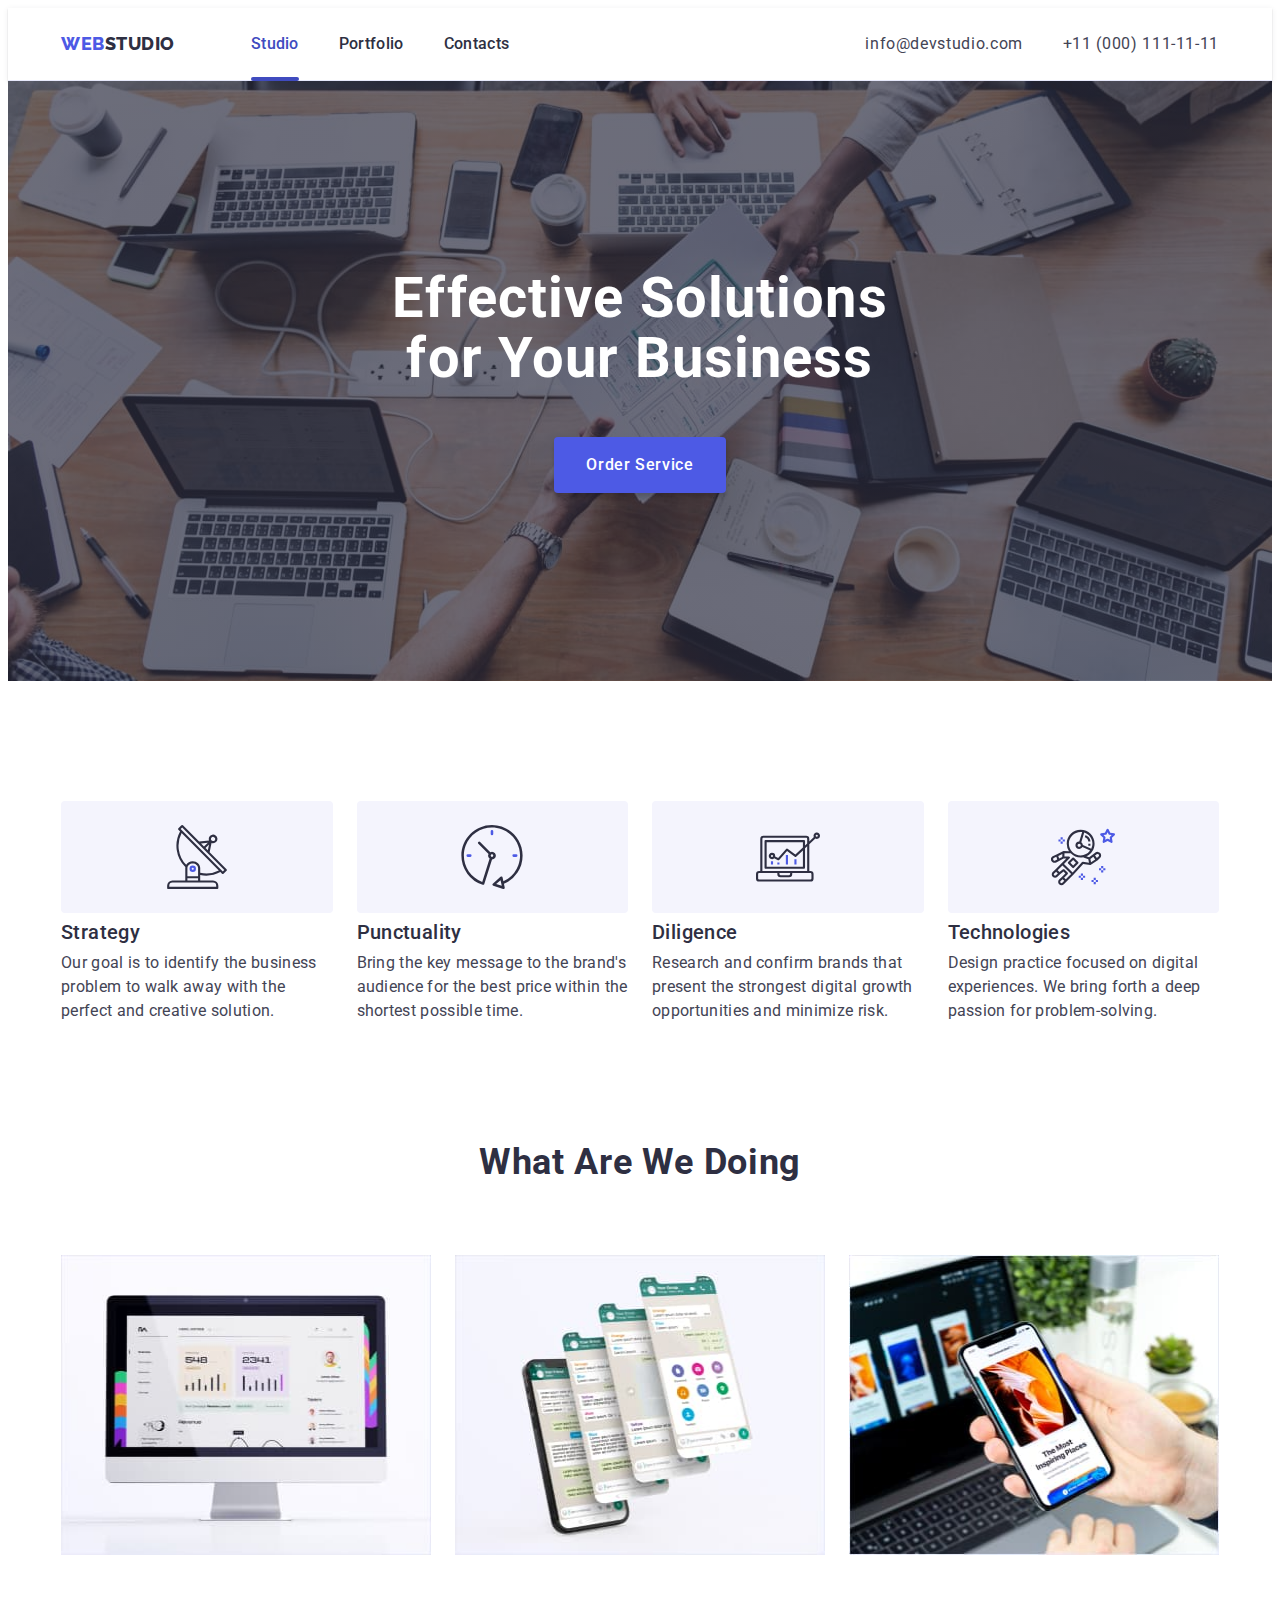
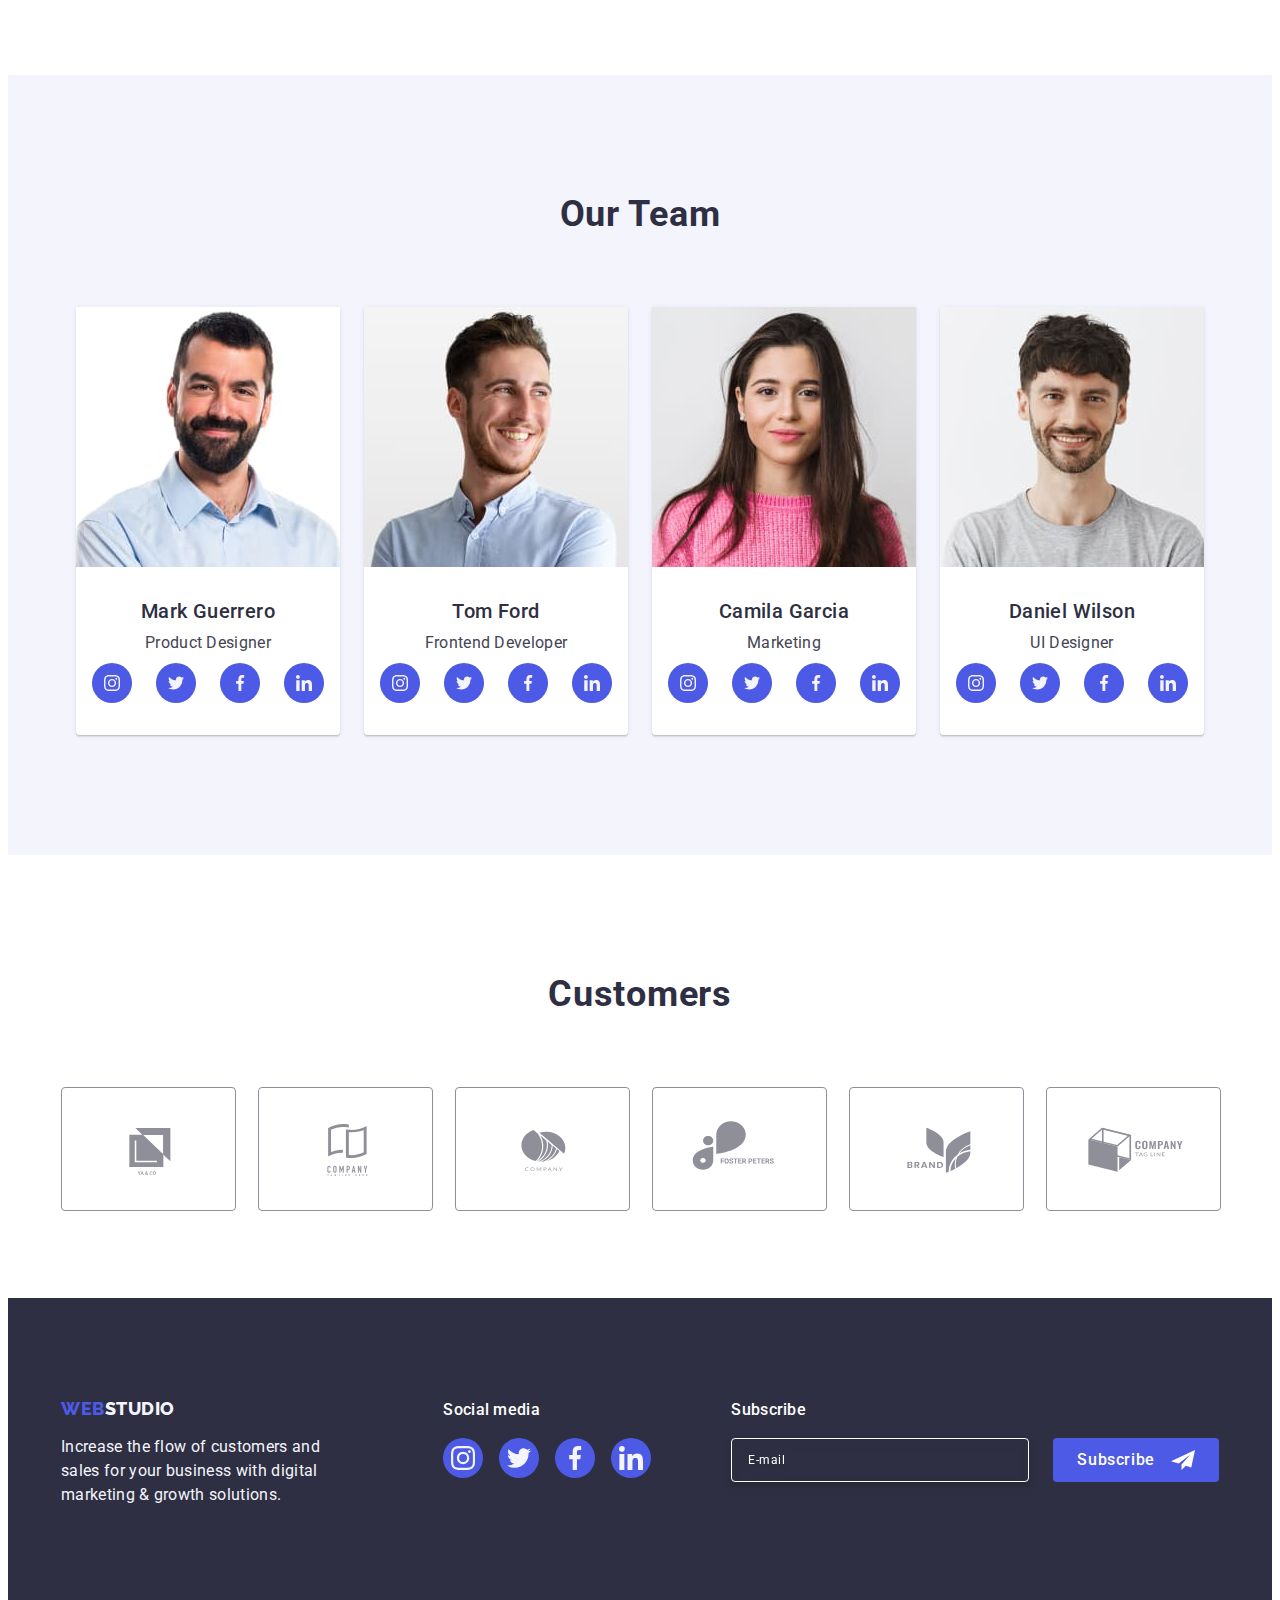
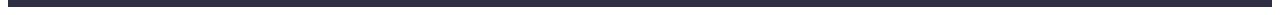
<file: index.html>
<!DOCTYPE html>
<html lang="en">
  <head>
    <meta charset="UTF-8" />
    <meta name="viewport" content="width=device-width, initial-scale=1.0" />
    <title>Web Studio</title>
    <link rel="preconnect" href="https://fonts.googleapis.com" />
    <link rel="preconnect" href="https://fonts.gstatic.com" crossorigin />
    <link
      href="https://fonts.googleapis.com/css2?family=Raleway:wght@800&family=Roboto:wght@400;500;700;900&display=swap"
      rel="stylesheet"
    />
    <link
      rel="stylesheet"
      href="https://cdnjs.cloudflare.com/ajax/libs/modern-normalize/2.0.0/modern-normalize.min.css"
      integrity="sha512-4xo8blKMVCiXpTaLzQSLSw3KFOVPWhm/TRtuPVc4WG6kUgjH6J03IBuG7JZPkcWMxJ5huwaBpOpnwYElP/m6wg=="
      crossorigin="anonymous"
      referrerpolicy="no-referrer"
    />
    <link rel="stylesheet" href="./css/styles.css" />
    <link rel="stylesheet" href="./css/media.css" />
  </head>

  <body>
    <header class="header">
      <div class="container header-container">
        <nav class="header-nav">
          <a class="header-logo link" href="./index.html"
            >Web<span class="header-logo-studio">Studio</span></a
          >
          <ul class="header-nav-list list">
            <li class="header-nav-item">
              <a class="header-nav-link link current" href="./index.html"
                >Studio</a
              >
            </li>
            <li class="header-nav-item">
              <a class="header-nav-link link" href="./portfolio.html"
                >Portfolio</a
              >
            </li>
            <li class="header-nav-item">
              <a class="header-nav-link link" href="">Contacts</a>
            </li>
          </ul>
        </nav>

        <address class="header-address">
          <ul class="header-address-list list">
            <li class="header-address-item">
              <a
                class="header-address-link link"
                href="mailto:info@devstudio.com"
                >info@devstudio.com</a
              >
            </li>
            <li class="header-address-item">
              <a class="header-address-link link" href="tel:+110001111111"
                >+11 (000) 111-11-11</a
              >
            </li>
          </ul>
        </address>

        <button class="menu-open-btn" type="button" data-menu-open>
          <svg class="menu-open-btn-icon" width="32" height="22">
            <use href="./images/icons.svg#icon-menu-hamburger"></use>
          </svg>
        </button>
      </div>

      <div class="mob-menu is-hidden" data-menu>
        <div class="container">
          <button class="mob-menu-close-btn" data-menu-close type="button">
              <svg class="mob-menu-close" width="8" height="8">
                <use href="./images/icons.svg#icon-close"></use>
              </svg>
          </button>
          <div>
            <nav>
            <ul class="mob-menu-nav-list list">
                <li class="mob-menu-nav-item">
                  <a class="mob-menu-nav-link active-menu link" href="./index.html"
                    >Studio</a
                  >
                </li>
                <li class="mob-menu-nav-item">
                  <a class="mob-menu-nav-link link" href="./portfolio.html"
                    >Portfolio</a
                  >
                </li>
                <li class="mob-menu-nav-item">
                  <a class="mob-menu-nav-link link" href="#">Contacts</a>
                </li>
              </ul>
            </nav>
          </div>
  
          <div>
            <address class="mob-menu-address">
              <ul class="mob-menu-address-list list">
                <li class="mob-menu-address-item">
                  <a class="mob-menu-address-tel link" href="tel:+110001111111"
                    >+11 (000) 111-11-11</a
                  >
                </li>
                <li class="mob-menu-address-item">
                  <a 
                    class="mob-menu-address-mail link"
                    href="mailto:info@devstudio.com"
                    >info@devstudio.com</a
                  >
                </li>
              </ul>
            </address>
    
            <div class="mob-menu-social">
                <ul class="mob-menu-social-list">
                  <li class="mob-menu-social-item list">
                    <a class="mob-menu-social-top" href="#">
                      <svg class="mob-menu-social-icon" width="24" height="24">
                        <use href="./images/icons.svg#icon-instagram-mob-menu"></use>
                      </svg>
                    </a>
                  </li>
    
                  <li class="mob-menu-social-item list">
                    <a class="mob-menu-social-top" href="#">
                      <svg class="mob-menu-social-icon" width="24" height="24">
                        <use href="./images/icons.svg#icon-twitter-mob-menu"></use>
                      </svg>
                    </a>
                  </li>
    
                  <li class="mob-menu-social-item list">
                    <a class="mob-menu-social-top" href="#">
                      <svg class="mob-menu-social-icon" width="24" height="24">
                        <use href="./images/icons.svg#icon-facebook-mob-menu"></use>
                      </svg>
                    </a>
                  </li>
    
                  <li class="mob-menu-social-item list">
                    <a class="mob-menu-social-top" href="#">
                      <svg class="mob-menu-social-icon" width="24" height="24">
                        <use href="./images/icons.svg#icon-linkedin-mob-menu"></use>
                      </svg>
                    </a>
                  </li>
                </ul>
            </div>
          </div>
        </div>
      </div>
    </header>

    <main>
      <section class="hero-section">
        <div class="container">
          <h1 class="hero-title">Effective Solutions for Your Business</h1>
          <button class="hero-btn" type="button" data-modal-open>
            Order Service
          </button>
        </div>
      </section>

      <section class="advantages">
        <div class="container">
          <h2 class="title visually-hidden">Advantages</h2>
          <ul class="advantages-list list">
            <li class="advantages-item">
              <div class="advantages-item-top">
                <svg class="advantages-item-icon" width="64" height="64">
                  <use href="./images/icons.svg#icon-antenna"></use>
                </svg>
              </div>
              <h3 class="advantages-title">Strategy</h3>
              <p class="advantages-text">
                Our goal is to identify the business problem to walk away with
                the perfect and creative solution.
              </p>
            </li>

            <li class="advantages-item">
              <div class="advantages-item-top">
                <svg class="advantages-item-icon" width="64" height="64">
                  <use href="./images/icons.svg#icon-clock"></use>
                </svg>
              </div>
              <h3 class="advantages-title">Punctuality</h3>
              <p class="advantages-text">
                Bring the key message to the brand's audience for the best price
                within the shortest possible time.
              </p>
            </li>

            <li class="advantages-item">
              <div class="advantages-item-top">
                <svg class="advantages-item-icon" width="64" height="64">
                  <use href="./images/icons.svg#icon-diagram"></use>
                </svg>
              </div>
              <h3 class="advantages-title">Diligence</h3>
              <p class="advantages-text">
                Research and confirm brands that present the strongest digital
                growth opportunities and minimize risk.
              </p>
            </li>

            <li class="advantages-item">
              <div class="advantages-item-top">
                <svg class="advantages-item-icon" width="64" height="64">
                  <use href="./images/icons.svg#icon-astronaut"></use>
                </svg>
              </div>
              <h3 class="advantages-title">Technologies</h3>
              <p class="advantages-text">
                Design practice focused on digital experiences. We bring forth a
                deep passion for problem-solving.
              </p>
            </li>
          </ul>
        </div>
      </section>

      <section class="doing">
        <div class="container">
          <h2 class="doing-title title">What are we doing</h2>
          <ul class="doing-list list">
            <li class="doing-item">
              <img
                srcset="
                  ./images/wawdoing/img-1.jpg    1x,
                  ./images/wawdoing/img-1-2x.jpg 2x
                "
                src="./images/wawdoing/img-1.jpg"
                alt="Monitor"
                width="360"
                height="300"
              />
            </li>

            <li class="doing-item">
              <img
                srcset="
                  ./images/wawdoing/img-2.jpg    1x,
                  ./images/wawdoing/img-2-2x.jpg 2x
                "
                src="./images/wawdoing/img-2.jpg"
                alt="Display telephone"
                width="360"
                height="300"
              />
            </li>

            <li class="doing-item">
              <img
                srcset="
                  ./images/wawdoing/img-3.jpg    1x,
                  ./images/wawdoing/img-3-2x.jpg 2x
                "
                src="./images/wawdoing/img-3.jpg"
                alt="The phone is broken"
                width="360"
                height="300"
              />
            </li>
          </ul>
        </div>
      </section>

      <section class="our-team">
        <div class="container">
          <h2 class="our-team-title title">Our Team</h2>
          <ul class="our-team-list list">
            <li class="our-team-item">
              <img
                srcset="
                  ./images/people/people-1.jpg    1x,
                  ./images/people/people-1-2x.jpg 2x
                "
                src="./images/people/people-1.jpg"
                alt="photo by Mark"
                width="264"
                height="260"
              />
              <div class="our-team-list-info">
                <h3 class="our-team-list-title">Mark Guerrero</h3>
                <p class="our-team-list-text">Product Designer</p>
                <ul class="our-team-list-position">
                  <li class="our-team-list-top list">
                    <a class="our-team-list-link" href="#">
                      <svg class="our-team-list-icon" width="16" height="16">
                        <use href="./images/icons.svg#icon-instagram"></use>
                      </svg>
                    </a>
                  </li>
                  <li class="our-team-list-top list">
                    <a class="our-team-list-link" href="#">
                      <svg class="our-team-list-icon" width="16" height="16">
                        <use href="./images/icons.svg#icon-twitter"></use>
                      </svg>
                    </a>
                  </li>
                  <li class="our-team-list-top list">
                    <a class="our-team-list-link" href="#">
                      <svg class="our-team-list-icon" width="16" height="16">
                        <use href="./images/icons.svg#icon-facebook"></use>
                      </svg>
                    </a>
                  </li>
                  <li class="our-team-list-top list">
                    <a class="our-team-list-link" href="#">
                      <svg class="our-team-list-icon" width="16" height="16">
                        <use href="./images/icons.svg#icon-linkedin"></use>
                      </svg>
                    </a>
                  </li>
                </ul>
              </div>
            </li>

            <li class="our-team-item">
              <img
                srcset="
                  ./images/people/people-2.jpg    1x,
                  ./images/people/people-2-2x.jpg 2x
                "
                src="./images/people/people-2.jpg"
                alt="photo by Tom"
                width="264"
                height="260"
              />
              <div class="our-team-list-info">
                <h3 class="our-team-list-title">Tom Ford</h3>
                <p class="our-team-list-text">Frontend Developer</p>
                <ul class="our-team-list-position">
                  <li class="our-team-list-top list">
                    <a class="our-team-list-link" href="#">
                      <svg class="our-team-list-icon" width="16" height="16">
                        <use href="./images/icons.svg#icon-instagram"></use>
                      </svg>
                    </a>
                  </li>
                  <li class="our-team-list-top list">
                    <a class="our-team-list-link" href="#">
                      <svg class="our-team-list-icon" width="16" height="16">
                        <use href="./images/icons.svg#icon-twitter"></use>
                      </svg>
                    </a>
                  </li>
                  <li class="our-team-list-top list">
                    <a class="our-team-list-link" href="#">
                      <svg class="our-team-list-icon" width="16" height="16">
                        <use href="./images/icons.svg#icon-facebook"></use>
                      </svg>
                    </a>
                  </li>
                  <li class="our-team-list-top list">
                    <a class="our-team-list-link" href="#">
                      <svg class="our-team-list-icon" width="16" height="16">
                        <use href="./images/icons.svg#icon-linkedin"></use>
                      </svg>
                    </a>
                  </li>
                </ul>
              </div>
            </li>

            <li class="our-team-item">
              <img
                srcset="
                  ./images/people/people-3.jpg    1x,
                  ./images/people/people-3-2x.jpg 2x
                "
                src="./images/people/people-3.jpg"
                alt="photo by Camila"
                width="264"
                height="260"
              />
              <div class="our-team-list-info">
                <h3 class="our-team-list-title">Camila Garcia</h3>
                <p class="our-team-list-text">Marketing</p>
                <ul class="our-team-list-position">
                  <li class="our-team-list-top list">
                    <a class="our-team-list-link" href="#">
                      <svg class="our-team-list-icon" width="16" height="16">
                        <use href="./images/icons.svg#icon-instagram"></use>
                      </svg>
                    </a>
                  </li>
                  <li class="our-team-list-top list">
                    <a class="our-team-list-link" href="#">
                      <svg class="our-team-list-icon" width="16" height="16">
                        <use href="./images/icons.svg#icon-twitter"></use>
                      </svg>
                    </a>
                  </li>
                  <li class="our-team-list-top list">
                    <a class="our-team-list-link" href="#">
                      <svg class="our-team-list-icon" width="16" height="16">
                        <use href="./images/icons.svg#icon-facebook"></use>
                      </svg>
                    </a>
                  </li>
                  <li class="our-team-list-top list">
                    <a class="our-team-list-link" href="#">
                      <svg class="our-team-list-icon" width="16" height="16">
                        <use href="./images/icons.svg#icon-linkedin"></use>
                      </svg>
                    </a>
                  </li>
                </ul>
              </div>
            </li>

            <li class="our-team-item">
              <img
                srcset="
                  ./images/people/people-4.jpg    1x,
                  ./images/people/people-4-2x.jpg 2x
                "
                src="./images/people/people-4.jpg"
                alt="photo by Daniel"
                width="264"
                height="260"
              />
              <div class="our-team-list-info">
                <h3 class="our-team-list-title">Daniel Wilson</h3>
                <p class="our-team-list-text">UI Designer</p>
                <ul class="our-team-list-position">
                  <li class="our-team-list-top list">
                    <a class="our-team-list-link" href="#">
                      <svg class="our-team-list-icon" width="16" height="16">
                        <use href="./images/icons.svg#icon-instagram"></use>
                      </svg>
                    </a>
                  </li>
                  <li class="our-team-list-top list">
                    <a class="our-team-list-link" href="#">
                      <svg class="our-team-list-icon" width="16" height="16">
                        <use href="./images/icons.svg#icon-twitter"></use>
                      </svg>
                    </a>
                  </li>
                  <li class="our-team-list-top list">
                    <a class="our-team-list-link" href="#">
                      <svg class="our-team-list-icon" width="16" height="16">
                        <use href="./images/icons.svg#icon-facebook"></use>
                      </svg>
                    </a>
                  </li>
                  <li class="our-team-list-top list">
                    <a class="our-team-list-link" href="#">
                      <svg class="our-team-list-icon" width="16" height="16">
                        <use href="./images/icons.svg#icon-linkedin"></use>
                      </svg>
                    </a>
                  </li>
                </ul>
              </div>
            </li>
          </ul>
        </div>
      </section>

      <section class="customers">
        <div class="container customers-container">
          <h2 class="customers-title">Customers</h2>
          <ul class="customers-list list">
            <li class="customers-list-item">
              <a class="customers-list-link" href="#">
                <svg class="customers-list-info" width="104" height="56">
                  <use href="./images/icons.svg#icon-client-1"></use>
                </svg>
              </a>
            </li>

            <li class="customers-list-item">
              <a class="customers-list-link" href="#">
                <svg class="customers-list-info" width="104" height="56">
                  <use href="./images/icons.svg#icon-client-2"></use>
                </svg>
              </a>
            </li>

            <li class="customers-list-item">
              <a class="customers-list-link" href="#">
                <svg class="customers-list-info" width="104" height="56">
                  <use href="./images/icons.svg#icon-client-3"></use>
                </svg>
              </a>
            </li>

            <li class="customers-list-item">
              <a class="customers-list-link" href="#">
                <svg class="customers-list-info" width="104" height="56">
                  <use href="./images/icons.svg#icon-client-4"></use>
                </svg>
              </a>
            </li>

            <li class="customers-list-item">
              <a class="customers-list-link" href="#">
                <svg class="customers-list-info" width="104" height="56">
                  <use href="./images/icons.svg#icon-client-5"></use>
                </svg>
              </a>
            </li>

            <li class="customers-list-item">
              <a class="customers-list-link" href="#">
                <svg class="customers-list-info" width="104" height="56">
                  <use href="./images/icons.svg#icon-client-6"></use>
                </svg>
              </a>
            </li>
          </ul>
        </div>
      </section>
    </main>

    <footer class="footer">
      <div class="container footer-container">
          <div class="footer-logo-top">
            <a class="footer-logo link" href="./index.html"
              >Web<span class="footer-logo-studio">Studio</span></a
            >
            <p class="footer-text">
              Increase the flow of customers and sales for your business with
              digital marketing & growth solutions.
            </p>
          </div>

          <div class="footer-social">
            <p class="footer-social-title">Social media</p>
            <ul class="footer-social-list">
              <li class="footer-social-item list">
                <a class="footer-social-top" href="#">
                  <svg class="footer-social-icon" width="24" height="24">
                    <use href="./images/icons.svg#icon-instagram-footer"></use>
                  </svg>
                </a>
              </li>

              <li class="footer-social-item list">
                <a class="footer-social-top" href="#">
                  <svg class="footer-social-icon" width="24" height="24">
                    <use href="./images/icons.svg#icon-twitter-footer"></use>
                  </svg>
                </a>
              </li>

              <li class="footer-social-item list">
                <a class="footer-social-top" href="#">
                  <svg class="footer-social-icon" width="24" height="24">
                    <use href="./images/icons.svg#icon-facebook-footer"></use>
                  </svg>
                </a>
              </li>

              <li class="footer-social-item list">
                <a class="footer-social-top" href="#">
                  <svg class="footer-social-icon" width="24" height="24">
                    <use href="./images/icons.svg#icon-linkedin-footer"></use>
                  </svg>
                </a>
              </li>
            </ul>
          </div>

        <div class="footer-subscribe">
          <p class="footer-subscribe-title">Subscribe</p>
          <form class="footer-subscribe-form">
            <label class="footer-subscribe-label" 
            for="email">
            <input
              class="footer-subscribe-input"
              name="footer-email"
              type="email"
              id="email"
              required
              placeholder="E-mail"
            /></label>
            <button class="footer-subscribe-btn" type="submit">
              Subscribe
              <svg class="footer-subscribe-icon" width="24" height="24">
                <use href="./images/icons.svg#icon-footer-send"></use>
              </svg>
            </button>
          </form>
        </div>
      </div>
    </footer>

    <div class="backdrop is-hidden" data-modal>
      <div class="modal">
        <button class="modal-close-btn" data-modal-close type="button">
          <svg class="modal-close" width="8" height="8">
            <use href="./images/icons.svg#icon-close"></use>
          </svg>
        </button>
        <p class="modal-title">Leave your contacts and we will call you back</p>
        <form class="modal-form">
          <div class="modal-field">
            <label class="modal-label" for="user-name">Name</label>
            <div class="modal-input-wrap">
              <input
                class="modal-input"
                type="text"
                name="user-name"
                required
                id="user-name"
              />
              <svg class="modal-icon" width="18" height="24">
                <use href="./images/icons.svg#icon-modal-person"></use>
              </svg>
            </div>
          </div>
          <div class="modal-field">
            <label class="modal-label" for="user-phone">Phone</label>
            <div class="modal-input-wrap">
              <input
                class="modal-input"
                type="tel"
                name="user-phone"
                required
                minlength="10"
                maxlength="13"
                id="user-phone"
              />
              <svg class="modal-icon" width="18" height="24">
                <use href="./images/icons.svg#icon-modal-phone"></use>
              </svg>
            </div>
          </div>
          <div class="modal-field">
            <label class="modal-label" for="user-email">Email</label>
            <div class="modal-input-wrap">
              <input
                class="modal-input"
                type="email"
                name="user-email"
                required
                id="user-email"
              />
              <svg class="modal-icon" width="18" height="24">
                <use href="./images/icons.svg#icon-modal-email"></use>
              </svg>
            </div>
          </div>
          <div class="modal-field-comment">
            <label class="modal-label" for="user-comment">Comment</label>
            <textarea
              class="modal-text-comment"
              name="user-comment"
              id="user-comment"
              placeholder="Text input"
            ></textarea>
          </div>

          <div class="modal-field-checkbox">
            <input
              class="modal-checkbox-input visually-hidden"
              type="checkbox"
              id="user-privacy"
              name="user-privacy"
              value="true"
            />
            <label class="modal-checkbox-text" for="user-privacy">
              <span class="modal-checkbox">
                <svg class="modal-check-icon" width="10" height="8">
                  <use href="./images/icons.svg#icon-check"></use>
                </svg>
              </span>
              I accept the terms and conditions of the
              <a class="modal-checkbox-link" href="">Privacy Policy</a>
            </label>
          </div>

          <button class="modal-btn" type="submit">Send</button>
        </form>
      </div>
    </div>
    <script src="./js/modal.js"></script>
    <script src="./js/menu.js"></script>
  </body>
</html>
</file>
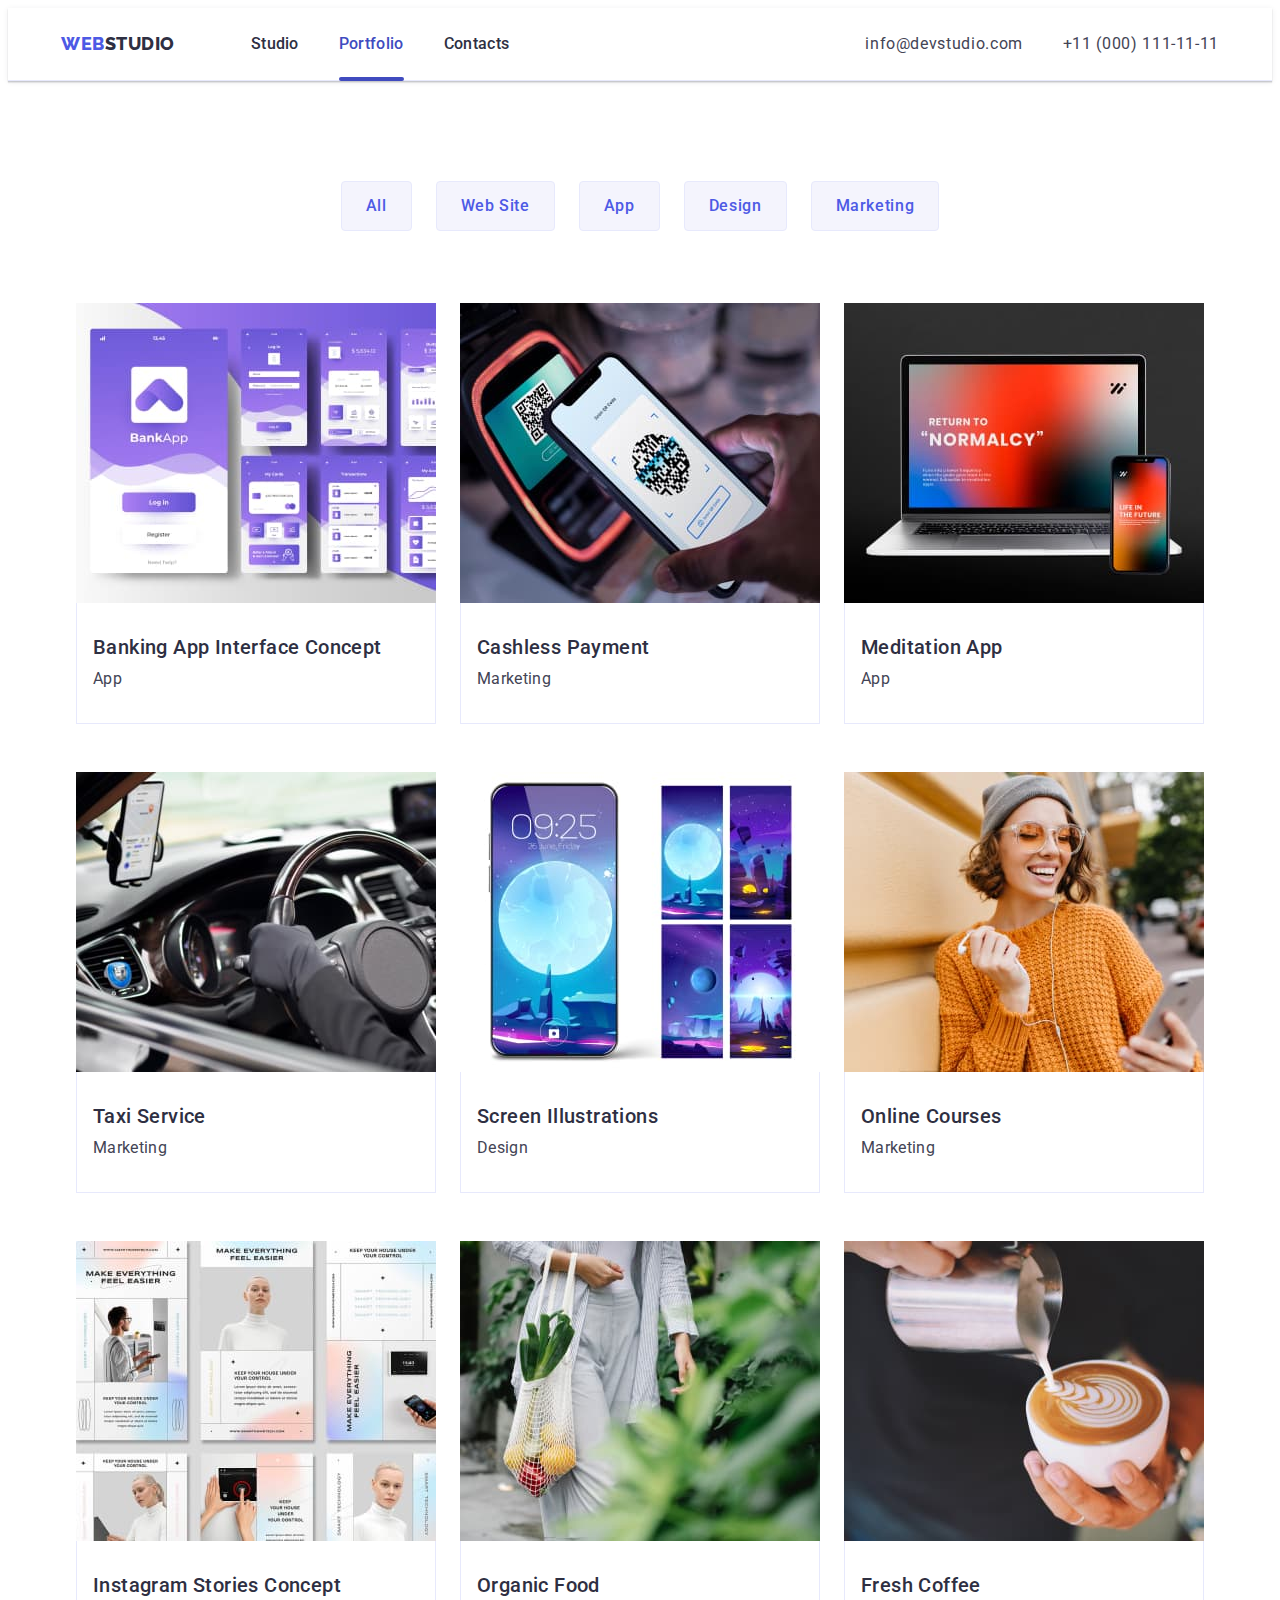
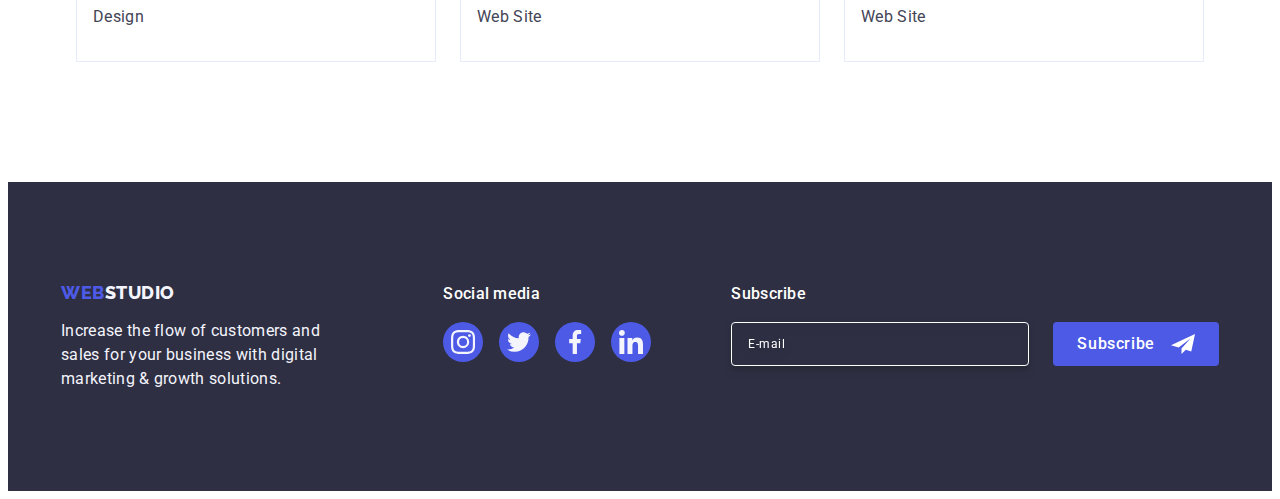
<file: portfolio.html>
<!DOCTYPE html>
<html lang="en">
  <head>
    <meta charset="UTF-8" />
    <meta name="viewport" content="width=device-width, initial-scale=1.0" />
    <title>Web Studio</title>
    <link rel="preconnect" href="https://fonts.googleapis.com" />
    <link rel="preconnect" href="https://fonts.gstatic.com" crossorigin />
    <link
      href="https://fonts.googleapis.com/css2?family=Raleway:wght@800&family=Roboto:wght@400;500;700;900&display=swap"
      rel="stylesheet"
    />
    <link
      rel="stylesheet"
      href="https://cdnjs.cloudflare.com/ajax/libs/modern-normalize/2.0.0/modern-normalize.min.css"
      integrity="sha512-4xo8blKMVCiXpTaLzQSLSw3KFOVPWhm/TRtuPVc4WG6kUgjH6J03IBuG7JZPkcWMxJ5huwaBpOpnwYElP/m6wg=="
      crossorigin="anonymous"
      referrerpolicy="no-referrer"
    />
    <link rel="stylesheet" href="./css/styles.css" />
    <link rel="stylesheet" href="./css/media.css" />
  </head>

  <body>
    <header class="header">
      <div class="container header-container">
        <nav class="header-nav">
          <a class="header-logo link" href="./index.html"
            >Web<span class="header-logo-studio">Studio</span></a
          >
          <ul class="header-nav-list list">
            <li class="header-nav-item">
              <a class="header-nav-link link" href="./index.html">Studio</a>
            </li>
            <li class="header-nav-item">
              <a class="header-nav-link link current" href="./portfolio.html"
                >Portfolio</a
              >
            </li>
            <li class="header-nav-item">
              <a class="header-nav-link link" href="">Contacts</a>
            </li>
          </ul>
        </nav>

        <address class="header-address">
          <ul class="header-address-list list">
            <li class="header-address-item">
              <a
                class="header-address-link link"
                href="mailto:info@devstudio.com"
                >info@devstudio.com</a
              >
            </li>
            <li class="header-address-item">
              <a class="header-address-link link" href="tel:+110001111111"
                >+11 (000) 111-11-11</a
              >
            </li>
          </ul>
        </address>

        <button class="menu-open-btn" type="button" data-menu-open>
          <svg class="menu-open-btn-icon" width="32" height="22">
            <use href="./images/icons.svg#icon-menu-hamburger"></use>
          </svg>
        </button>
      </div>
      <div class="mob-menu is-hidden" data-menu>
        <div class="container">
          <button class="mob-menu-close-btn" data-menu-close type="button">
              <svg class="mob-menu-close" width="8" height="8">
                <use href="./images/icons.svg#icon-close"></use>
              </svg>
          </button>
          <div>
            <nav>
            <ul class="mob-menu-nav-list list">
                <li class="mob-menu-nav-item">
                  <a class="mob-menu-nav-link link" href="./index.html"
                    >Studio</a
                  >
                </li>
                <li class="mob-menu-nav-item">
                  <a class="mob-menu-nav-link active-menu link" href="./portfolio.html"
                    >Portfolio</a
                  >
                </li>
                <li class="mob-menu-nav-item">
                  <a class="mob-menu-nav-link link" href="#">Contacts</a>
                </li>
              </ul>
            </nav>
          </div>
  
          <div>
            <address class="mob-menu-address">
              <ul class="mob-menu-address-list list">
                <li class="mob-menu-address-item">
                  <a class="mob-menu-address-tel link" href="tel:+110001111111"
                    >+11 (000) 111-11-11</a
                  >
                </li>
                <li class="mob-menu-address-item">
                  <a 
                    class="mob-menu-address-mail link"
                    href="mailto:info@devstudio.com"
                    >info@devstudio.com</a
                  >
                </li>
              </ul>
            </address>
    
            <div class="mob-menu-social">
                <ul class="mob-menu-social-list">
                  <li class="mob-menu-social-item list">
                    <a class="mob-menu-social-top" href="#">
                      <svg class="mob-menu-social-icon" width="24" height="24">
                        <use href="./images/icons.svg#icon-instagram-mob-menu"></use>
                      </svg>
                    </a>
                  </li>
    
                  <li class="mob-menu-social-item list">
                    <a class="mob-menu-social-top" href="#">
                      <svg class="mob-menu-social-icon" width="24" height="24">
                        <use href="./images/icons.svg#icon-twitter-mob-menu"></use>
                      </svg>
                    </a>
                  </li>
    
                  <li class="mob-menu-social-item list">
                    <a class="mob-menu-social-top" href="#">
                      <svg class="mob-menu-social-icon" width="24" height="24">
                        <use href="./images/icons.svg#icon-facebook-mob-menu"></use>
                      </svg>
                    </a>
                  </li>
    
                  <li class="mob-menu-social-item list">
                    <a class="mob-menu-social-top" href="#">
                      <svg class="mob-menu-social-icon" width="24" height="24">
                        <use href="./images/icons.svg#icon-linkedin-mob-menu"></use>
                      </svg>
                    </a>
                  </li>
                </ul>
            </div>
          </div>
        </div>
      </div>
    </header>

    <main>
      <section class="catalog-section">
        <div class="container">
          <h1 class="visually-hidden">Catalog</h1>
          <ul class="catalog-btn-list list">
            <li class="catalog-btn-item">
              <button class="catalog-btn" type="button">All</button>
            </li>
            <li class="catalog-btn-item">
              <button class="catalog-btn" type="button">Web Site</button>
            </li>
            <li class="catalog-btn-item">
              <button class="catalog-btn" type="button">App</button>
            </li>
            <li class="catalog-btn-item">
              <button class="catalog-btn" type="button">Design</button>
            </li>
            <li class="catalog-btn-item">
              <button class="catalog-btn" type="button">Marketing</button>
            </li>
          </ul>

          <ul class="catalog-project-list list">
            <li class="catalog-project-item">
              <a class="cataloge-link link" href="">
                <div class="catalog-project-top">
                  <picture>
                    <source
                      srcset="
                        ./images/projects/desk/project-1.jpg    1x,
                        ./images/projects/desk/project-1-2x.jpg 2x
                      "
                      media="(min-width: 1158px)"
                    />
                    <source
                      srcset="
                        ./images/projects/tab/project-1-tab.jpg    1x,
                        ./images/projects/tab/project-1-tab-2x.jpg 2x
                      "
                      media="(min-width: 768px)"
                    />
                    <source
                      srcset="
                        ./images/projects/mob/project-1-mob.jpg    1x,
                        ./images/projects/mob/project-1-mob-2x.jpg 2x
                      "
                      media="(min-width: 428px)"
                    />
                    <img
                    src="./images/projects/desk/project-1.jpg"
                    alt="Banking App Interface Concept"
                    width="386"
                  />
                  </picture>
                  <p class="catalog-project-cover-text">
                    14 Stylish and User-Friendly App Design Concepts · Task
                    Manager App · Calorie Tracker App · Exotic Fruit Ecommerce
                    App · Cloud Storage App
                  </p>
                </div>
                <div class="catalog-project">
                  <h2 class="catalog-project-title">
                    Banking App Interface Concept
                  </h2>
                  <p class="catalog-project-text">App</p>
                </div>
              </a>
            </li>
            <li class="catalog-project-item">
              <a class="cataloge-link link" href="">
                <div class="catalog-project-top">
                  <picture>
                    <source
                      srcset="
                        ./images/projects/desk/project-2.jpg    1x,
                        ./images/projects/desk/project-2-2x.jpg 2x
                      "
                      media="(min-width: 1158px)"
                    />
                    <source
                      srcset="
                        ./images/projects/tab/project-2-tab.jpg    1x,
                        ./images/projects/tab/project-2-tab-2x.jpg 2x
                      "
                      media="(min-width: 768px)"
                    />
                    <source
                      srcset="
                        ./images/projects/mob/project-2-mob.jpg    1x,
                        ./images/projects/mob/project-2-mob-2x.jpg 2x
                      "
                      media="(min-width: 428px)"
                    />
                    <img
                    src="./images/projects/desk/project-2.jpg"
                    alt="Banking App Interface Concept"
                    width="386"
                  />
                  </picture>
                  <p class="catalog-project-cover-text">
                    14 Stylish and User-Friendly App Design Concepts · Task
                    Manager App · Calorie Tracker App · Exotic Fruit Ecommerce
                    App · Cloud Storage App
                  </p>
                </div>
                <div class="catalog-project">
                  <h2 class="catalog-project-title">Cashless Payment</h2>
                  <p class="catalog-project-text">Marketing</p>
                </div>
              </a>
            </li>
            <li class="catalog-project-item">
              <a class="cataloge-link link" href="">
                <div class="catalog-project-top">
                  <picture>
                    <source
                      srcset="
                        ./images/projects/desk/project-3.jpg    1x,
                        ./images/projects/desk/project-3-2x.jpg 2x
                      "
                      media="(min-width: 1158px)"
                    />
                    <source
                      srcset="
                        ./images/projects/tab/project-3-tab.jpg    1x,
                        ./images/projects/tab/project-3-tab-2x.jpg 2x
                      "
                      media="(min-width: 768px)"
                    />
                    <source
                      srcset="
                        ./images/projects/mob/project-3-mob.jpg    1x,
                        ./images/projects/mob/project-3-mob-2x.jpg 2x
                      "
                      media="(min-width: 428px)"
                    />
                    <img
                    src="./images/projects/desk/project-3.jpg"
                    alt="Banking App Interface Concept"
                    width="386"
                  />
                  </picture>
                  <p class="catalog-project-cover-text">
                    14 Stylish and User-Friendly App Design Concepts · Task
                    Manager App · Calorie Tracker App · Exotic Fruit Ecommerce
                    App · Cloud Storage App
                  </p>
                </div>
                <div class="catalog-project">
                  <h2 class="catalog-project-title">Meditation App</h2>
                  <p class="catalog-project-text">App</p>
                </div>
              </a>
            </li>
            <li class="catalog-project-item">
              <a class="cataloge-link link" href="">
                <div class="catalog-project-top">
                  <picture>
                    <source
                      srcset="
                        ./images/projects/desk/project-4.jpg    1x,
                        ./images/projects/desk/project-4-2x.jpg 2x
                      "
                      media="(min-width: 1158px)"
                    />
                    <source
                      srcset="
                        ./images/projects/tab/project-4-tab.jpg    1x,
                        ./images/projects/tab/project-4-tab-2x.jpg 2x
                      "
                      media="(min-width: 768px)"
                    />
                    <source
                      srcset="
                        ./images/projects/mob/project-4-mob.jpg    1x,
                        ./images/projects/mob/project-4-mob-2x.jpg 2x
                      "
                      media="(min-width: 428px)"
                    />
                    <img
                    src="./images/projects/desk/project-4.jpg"
                    alt="Banking App Interface Concept"
                    width="386"
                  />
                  </picture>
                  <p class="catalog-project-cover-text">
                    14 Stylish and User-Friendly App Design Concepts · Task
                    Manager App · Calorie Tracker App · Exotic Fruit Ecommerce
                    App · Cloud Storage App
                  </p>
                </div>
                <div class="catalog-project">
                  <h2 class="catalog-project-title">Taxi Service</h2>
                  <p class="catalog-project-text">Marketing</p>
                </div>
              </a>
            </li>
            <li class="catalog-project-item">
              <a class="cataloge-link link" href="">
                <div class="catalog-project-top">
                  <picture>
                    <source
                      srcset="
                        ./images/projects/desk/project-5.jpg    1x,
                        ./images/projects/desk/project-5-2x.jpg 2x
                      "
                      media="(min-width: 1158px)"
                    />
                    <source
                      srcset="
                        ./images/projects/tab/project-5-tab.jpg    1x,
                        ./images/projects/tab/project-5-tab-2x.jpg 2x
                      "
                      media="(min-width: 768px)"
                    />
                    <source
                      srcset="
                        ./images/projects/mob/project-5-mob.jpg    1x,
                        ./images/projects/mob/project-5-mob-2x.jpg 2x
                      "
                      media="(min-width: 428px)"
                    />
                    <img
                    src="./images/projects/desk/project-5.jpg"
                    alt="Banking App Interface Concept"
                    width="386"
                  />
                  </picture>
                  <p class="catalog-project-cover-text">
                    14 Stylish and User-Friendly App Design Concepts · Task
                    Manager App · Calorie Tracker App · Exotic Fruit Ecommerce
                    App · Cloud Storage App
                  </p>
                </div>
                <div class="catalog-project">
                  <h2 class="catalog-project-title">Screen Illustrations</h2>
                  <p class="catalog-project-text">Design</p>
                </div>
              </a>
            </li>
            <li class="catalog-project-item">
              <a class="cataloge-link link" href="">
                <div class="catalog-project-top">
                  <picture>
                    <source
                      srcset="
                        ./images/projects/desk/project-6.jpg    1x,
                        ./images/projects/desk/project-6-2x.jpg 2x
                      "
                      media="(min-width: 1158px)"
                    />
                    <source
                      srcset="
                        ./images/projects/tab/project-6-tab.jpg    1x,
                        ./images/projects/tab/project-6-tab-2x.jpg 2x
                      "
                      media="(min-width: 768px)"
                    />
                    <source
                      srcset="
                        ./images/projects/mob/project-6-mob.jpg    1x,
                        ./images/projects/mob/project-6-mob-2x.jpg 2x
                      "
                      media="(min-width: 428px)"
                    />
                    <img
                    src="./images/projects/desk/project-6.jpg"
                    alt="Banking App Interface Concept"
                    width="386"
                  />
                  </picture>
                  <p class="catalog-project-cover-text">
                    14 Stylish and User-Friendly App Design Concepts · Task
                    Manager App · Calorie Tracker App · Exotic Fruit Ecommerce
                    App · Cloud Storage App
                  </p>
                </div>
                <div class="catalog-project">
                  <h2 class="catalog-project-title">Online Courses</h2>
                  <p class="catalog-project-text">Marketing</p>
                </div>
              </a>
            </li>
            <li class="catalog-project-item">
              <a class="cataloge-link link" href="">
                <div class="catalog-project-top">
                  <picture>
                    <source
                      srcset="
                        ./images/projects/desk/project-7.jpg    1x,
                        ./images/projects/desk/project-7-2x.jpg 2x
                      "
                      media="(min-width: 1158px)"
                    />
                    <source
                      srcset="
                        ./images/projects/tab/project-7-tab.jpg    1x,
                        ./images/projects/tab/project-7-tab-2x.jpg 2x
                      "
                      media="(min-width: 768px)"
                    />
                    <source
                      srcset="
                        ./images/projects/mob/project-7-mob.jpg    1x,
                        ./images/projects/mob/project-7-mob-2x.jpg 2x
                      "
                      media="(min-width: 428px)"
                    />
                    <img
                    src="./images/projects/desk/project-7.jpg"
                    alt="Banking App Interface Concept"
                    width="386"
                  />
                  </picture>
                  <p class="catalog-project-cover-text">
                    14 Stylish and User-Friendly App Design Concepts · Task
                    Manager App · Calorie Tracker App · Exotic Fruit Ecommerce
                    App · Cloud Storage App
                  </p>
                </div>
                <div class="catalog-project">
                  <h2 class="catalog-project-title">
                    Instagram Stories Concept
                  </h2>
                  <p class="catalog-project-text">Design</p>
                </div>
              </a>
            </li>
            <li class="catalog-project-item">
              <a class="cataloge-link link" href="">
                <div class="catalog-project-top">
                  <picture>
                    <source
                      srcset="
                        ./images/projects/desk/project-8.jpg    1x,
                        ./images/projects/desk/project-8-2x.jpg 2x
                      "
                      media="(min-width: 1158px)"
                    />
                    <source
                      srcset="
                        ./images/projects/tab/project-8-tab.jpg    1x,
                        ./images/projects/tab/project-8-tab-2x.jpg 2x
                      "
                      media="(min-width: 768px)"
                    />
                    <source
                      srcset="
                        ./images/projects/mob/project-8-mob.jpg    1x,
                        ./images/projects/mob/project-8-mob-2x.jpg 2x
                      "
                      media="(min-width: 428px)"
                    />
                    <img
                    src="./images/projects/desk/project-8.jpg"
                    alt="Banking App Interface Concept"
                    width="386"
                  />
                  </picture>
                  <p class="catalog-project-cover-text">
                    14 Stylish and User-Friendly App Design Concepts · Task
                    Manager App · Calorie Tracker App · Exotic Fruit Ecommerce
                    App · Cloud Storage App
                  </p>
                </div>
                <div class="catalog-project">
                  <h2 class="catalog-project-title">Organic Food</h2>
                  <p class="catalog-project-text">Web Site</p>
                </div>
              </a>
            </li>
            <li class="catalog-project-item">
              <a class="cataloge-link link" href="">
                <div class="catalog-project-top">
                  <picture>
                    <source
                      srcset="
                        ./images/projects/desk/project-9.jpg    1x,
                        ./images/projects/desk/project-9-2x.jpg 2x
                      "
                      media="(min-width: 1158px)"
                    />
                    <source
                      srcset="
                        ./images/projects/tab/project-9-tab.jpg    1x,
                        ./images/projects/tab/project-9-tab-2x.jpg 2x
                      "
                      media="(min-width: 768px)"
                    />
                    <source
                      srcset="
                        ./images/projects/mob/project-9-mob.jpg    1x,
                        ./images/projects/mob/project-9-mob-2x.jpg 2x
                      "
                      media="(min-width: 428px)"
                    />
                    <img
                    src="./images/projects/desk/project-9.jpg"
                    alt="Banking App Interface Concept"
                    width="386"
                  />
                  </picture>
                  <p class="catalog-project-cover-text">
                    14 Stylish and User-Friendly App Design Concepts · Task
                    Manager App · Calorie Tracker App · Exotic Fruit Ecommerce
                    App · Cloud Storage App
                  </p>
                </div>
                <div class="catalog-project">
                  <h2 class="catalog-project-title">Fresh Coffee</h2>
                  <p class="catalog-project-text">Web Site</p>
                </div>
              </a>
            </li>
          </ul>
        </div>
      </section>
    </main>

    <footer class="footer">
      <div class="container footer-container">
        <div class="footer-logo-top">
          <a class="footer-logo link" href="./index.html"
            >Web<span class="footer-logo-studio">Studio</span></a
          >
          <p class="footer-text">
            Increase the flow of customers and sales for your business with
            digital marketing & growth solutions.
          </p>
        </div>

        <div class="footer-social">
          <p class="footer-social-title">Social media</p>
          <ul class="footer-social-list">
            <li class="footer-social-item list">
              <a class="footer-social-top" href="#">
                <svg class="footer-social-icon" width="24" height="24">
                  <use href="./images/icons.svg#icon-instagram-footer"></use>
                </svg>
              </a>
            </li>

            <li class="footer-social-item list">
              <a class="footer-social-top" href="#">
                <svg class="footer-social-icon" width="24" height="24">
                  <use href="./images/icons.svg#icon-twitter-footer"></use>
                </svg>
              </a>
            </li>

            <li class="footer-social-item list">
              <a class="footer-social-top" href="#">
                <svg class="footer-social-icon" width="24" height="24">
                  <use href="./images/icons.svg#icon-facebook-footer"></use>
                </svg>
              </a>
            </li>

            <li class="footer-social-item list">
              <a class="footer-social-top" href="#">
                <svg class="footer-social-icon" width="24" height="24">
                  <use href="./images/icons.svg#icon-linkedin-footer"></use>
                </svg>
              </a>
            </li>
          </ul>
        </div>

        <div class="footer-subscribe">
          <p class="footer-subscribe-title">Subscribe</p>
          <form class="footer-subscribe-form">
            <label class="footer-subscribe-label" for="email">
              <input
                class="footer-subscribe-input"
                name="footer-email"
                type="email"
                id="email"
                required
                placeholder="E-mail"
            /></label>
            <button class="footer-subscribe-btn" type="submit">
              Subscribe
              <svg class="footer-subscribe-icon" width="24" height="24">
                <use href="./images/icons.svg#icon-footer-send"></use>
              </svg>
            </button>
          </form>
        </div>
      </div>
    </footer>

    <script src="./js/menu.js"></script>
  </body>
</html>
</file>
<file: css/styles.css>
:root {
  --primary-brand: #4d5ae5;
  --pressed-state: #404bbf;
  --dark: #2e2f42;
  --text: #434455;
  --subtle-text: #8e8f99;
  --accent: #e7e9fc;
  --light: #f4f4fd;
  --modal-overlay: #2e2f42;
  --white-background: #ffffff;
  --modal-background: #fcfcfc;
}

body {
  font-family: "Roboto", sans-serif;
  color: var(--text);
  background-color: var(--white-background);
  font-size: 16px;
  font-weight: 400;
}

p,
h1,
h2,
h3,
h4,
h5,
h6 {
  margin-top: 0;
  margin-bottom: 0;
}

ul {
  padding-left: 0;
  margin-top: 0;
  margin-bottom: 0;
}

button {
  font-family: "Roboto", sans-serif;
  cursor: pointer;
}

img {
  display: block;
  width: 100%;
}

.container {
  width: 100%;
  /* max-width: 1158px; */
  padding-left: 16px;
  padding-right: 16px;
  margin: 0 auto;
}

.title {
  color: var(--dark);
  font-size: 36px;
  font-weight: 700;
  line-height: 1.11;
  letter-spacing: 0.02em;
  text-transform: capitalize;
  text-align: center;
}

.link {
  text-decoration: none;
  color: var(--text);
}

.list {
  list-style: none;
}

input {
  font-family: inherit;
}

.visually-hidden {
  position: absolute;
  width: 1px;
  height: 1px;
  margin: -1px;
  border: 0;
  padding: 0;
  white-space: nowrap;
  clip-path: inset(100%);
  clip: rect(0 0 0 0);
  overflow: hidden;
}

/* ------------------ */
/* ----- HEADER ----- */
/* ------------------ */

.header {
  border-bottom: 1px solid var(--accent);
  background: var(--white-background);
  box-shadow: 0px 2px 1px rgba(46, 47, 66, 0.08),
    0px 1px 1px rgba(46, 47, 66, 0.16), 0px 1px 6px rgba(46, 47, 66, 0.08);
}

.header-container {
  display: flex;
  align-items: center;
  max-width: 1158px;
}

.header-nav {
  display: flex;
  align-items: center;
}

.header-logo {
  color: var(--primary-brand);
  font-family: "Raleway", sans-serif;
  font-size: 18px;
  font-weight: 800;
  line-height: 1.17;
  letter-spacing: 0.03em;
  text-transform: uppercase;
  margin-right: 76px;
  padding-top: 24px;
  padding-bottom: 24px;
}

.header-logo-studio {
  color: var(--dark);
}

.header-address-list {
  /* display: flex; */
  align-items: center;
  display: none;
}

.header-nav-list {
  display: flex;
  align-items: center;
  gap: 40px;
  display: none;
}

.header-nav-link {
  color: var(--dark);
  font-size: 16px;
  font-weight: 500;
  line-height: 1.5;
  letter-spacing: 0.02em;
  padding: 24px 0;
  display: block;
  transition-property: color;
  transition-duration: 250ms;
  transition-timing-function: cubic-bezier(0.4, 0, 0.2, 1);
}

.header-nav-link:hover,
.header-nav-link:focus {
  color: var(--pressed-state);
}

.current {
  color: #404bbf;
  position: relative;
}

.current::after {
  content: "";
  position: absolute;
  display: block;
  width: 100%;
  left: 0;
  bottom: -1px;
  height: 4px;
  background-color: var(--pressed-state);
  border-radius: 2px;
}

.header-address {
  display: flex;
  font-style: normal;
  margin-left: auto;
}

.header-address-link {
  font-size: 16px;
  font-weight: 400;
  line-height: 1.5;
  letter-spacing: 0.02em;
  display: block;
  transition-property: color;
  transition-duration: 250ms;
  transition-timing-function: cubic-bezier(0.4, 0, 0.2, 1);
}

.header-address-link:hover,
.header-address-link:focus {
  color: var(--pressed-state);
}

.menu-open-btn {
  margin-left: auto;
  background-color: transparent;
  border-color: transparent;
}

.menu-open-btn-icon {
  stroke: var(--dark);
}

.mob-menu {
  position: fixed;
  top: 0;
  z-index: 20;
  background-color: var(--white-background);
  padding: 80px 35px 40px 40px;
  width: 100vw;
  height: 100vh;
  overflow: auto;
  transition: opacity 250ms cubic-bezier(0.4, 0, 0.2, 1),
    visibility 250ms cubic-bezier(0.4, 0, 0.2, 1);
}

.mob-menu > .container {
  width: 100%;
  height: 100%;
  padding: 0;
  display: flex;
  flex-direction: column;
  justify-content: space-between;
}

.mob-menu-close-btn {
  display: flex;
  align-items: center;
  justify-content: center;
  background-color: var(--accent);
  position: absolute;
  top: 24px;
  right: 24px;
  width: 24px;
  height: 24px;
  padding: 0;
  border-style: none;
  border-radius: 50%;
  border: 1px solid rgba(0, 0, 0, 0.1);
}

.mob-menu-nav-link {
  color: var(--modal-overlay);
  font-size: 36px;
  font-weight: 700;
  line-height: 1.11;
  letter-spacing: 0.02em;
}
.mob-menu-nav-item:not(:last-child) {
  margin-bottom: 40px;
}

/* .mob-menu-nav-list {
  margin-bottom: 100px;
} */

.active-menu {
  color: var(--pressed-state);
}

.mob-menu-address {
  margin-bottom: 48px;
}

.mob-menu-address-tel {
  color: var(--pressed-state);
  font-size: 23px;
  font-weight: 700;
  line-height: 1.11;
  letter-spacing: 0.02em;
  font-style: normal;
}

.mob-menu-address-mail {
  color: var(--text);
  font-size: 20px;
  font-weight: 500;
  line-height: 1.2;
  letter-spacing: 0.02em;
  font-style: normal;
}
.mob-menu-address-item:not(:last-child) {
  margin-bottom: 40px;
}

.mob-menu-social-item {
  width: calc((100% - 56 * 3) / 4);
}

.mob-menu-social-list {
  display: flex;
  gap: 22px;
}

.mob-menu-social-top {
  width: 40px;
  height: 40px;
  border-radius: 50%;
  background-color: var(--primary-brand);
  display: flex;
  align-items: center;
  justify-content: center;
  fill: var(--light);
}

/* ---------------- */
/* ----- HERO ----- */
/* ---------------- */

.hero-section {
  width: 100%;
  margin: 0 auto;
  background-color: var(--dark);
  padding-top: 112px;
  padding-bottom: 112px;
  /* max-width: 1440px; */
  background-image: linear-gradient(
      rgba(46, 47, 66, 0.7),
      rgba(46, 47, 66, 0.7)
    ),
    url(../images/hero-bg/people-office.jpg);
  background-repeat: no-repeat;
  background-position: center center;
  background-size: cover;
  padding-bottom: 96px;
}

@media (min-device-pixel-ratio: 2),
  (min-resolution: 192dpi),
  (min-resolution: 2dppx) {
  .hero-section {
    background-image: linear-gradient(
        rgba(46, 47, 66, 0.7),
        rgba(46, 47, 66, 0.7)
      ),
      url(../images/hero-bg/people-office-mob-2x.jpg);
  }
}

.hero-title {
  color: var(--white-background);
  font-size: 36px;
  font-weight: 700;
  line-height: 1.11;
  letter-spacing: 0.02em;
  margin: 0 auto;
  max-width: 320px;
  text-align: center;
}

.hero-btn {
  color: var(--white-background);
  font-size: 16px;
  font-weight: 500;
  line-height: 1.5;
  letter-spacing: 0.04em;
  background-color: var(--primary-brand);
  padding: 16px 32px;
  display: block;
  margin: 0 auto;
  margin-top: 72px;
  min-width: 169px;
  height: 56px;
  border: none;
  border-radius: 4px;
  box-shadow: 0px 4px 4px 0px rgba(0, 0, 0, 0.15);
  transition-property: background-color;
  transition-duration: 250ms;
  transition-timing-function: cubic-bezier(0.4, 0, 0.2, 1);
}

.hero-btn:hover,
.hero-btn:focus {
  background-color: var(--pressed-state);
}

/* ---------------------- */
/* ----- ADVANTAGES ----- */
/* ---------------------- */

.advantages {
  padding-top: 96px;
  padding-bottom: 96px;
}

.advantages-list {
  display: flex;
  flex-wrap: wrap;
  gap: 72px;
}

.advantages-item {
  /* width: calc((100% - 72px) / 4); */
}

.advantages-item-top {
  width: 100%;
  height: 112px;
  display: flex;
  align-items: center;
  justify-content: center;
  border-radius: 4px;
  background: var(--light);
  margin-bottom: 8px;
  display: none;
}

.advantages-title {
  color: var(--dark);
  font-size: 36px;
  font-weight: 700;
  line-height: 1.1;
  letter-spacing: 0.02em;
  margin-bottom: 8px;
  text-align: center;
}

.advantages-text {
  color: var(--text);
  font-size: 16px;
  font-weight: 500;
  line-height: 1.5;
  letter-spacing: 0.02em;
}

/* ----------------- */
/* ----- DOING ----- */
/* ----------------- */

.doing {
  padding-bottom: 96px;
  display: none;
}

.doing-list {
  display: flex;
  gap: 24px;
}

.doing-item {
  width: calc((100% - 48px) / 3);
}

.doing-title {
  margin-bottom: 72px;
}

/* -------------------- */
/* ----- OUR-TEAM ----- */
/* -------------------- */

.our-team {
  background-color: var(--light);
  padding-top: 96px;
  padding-bottom: 96px;
}

.our-team-title {
  margin-bottom: 72px;
}

.our-team-list {
  display: flex;
  flex-wrap: wrap;
  justify-content: center;
  gap: 72px;
}

.our-team-item {
  background-color: var(--white-background);
  border-radius: 0px 0px 4px 4px;
  box-shadow: 0px 2px 1px 0px rgba(46, 47, 66, 0.08),
    0px 1px 1px 0px rgba(46, 47, 66, 0.16),
    0px 1px 6px 0px rgba(46, 47, 66, 0.08);
  width: calc((100% - 24 * 3) / 4);
}

.our-team-list-info {
  text-align: center;
  padding: 32px 0;
}

.our-team-list-title {
  color: var(--dark);
  font-size: 20px;
  font-weight: 500;
  line-height: 1.2;
  letter-spacing: 0.02em;
  margin-bottom: 8px;
}

.our-team-list-text {
  color: var(--text);
  font-size: 16px;
  line-height: 1.5;
  letter-spacing: 0.02em;
  margin-bottom: 8px;
}

.our-team-list-position {
  display: flex;
  justify-content: center;
  gap: 24px;
}

.our-team-list-top {
  width: 40px;
  height: 40px;
}

.our-team-list-link {
  width: 100%;
  height: 100%;
  background-color: var(--primary-brand);
  display: flex;
  align-items: center;
  justify-content: center;
  border-radius: 50%;
  transition-property: background-color;
  transition-duration: 250ms;
  transition-timing-function: cubic-bezier(0.4, 0, 0.2, 1);
}

.our-team-list-link:hover,
.our-team-list-link:focus {
  background-color: var(--pressed-state);
}

.our-team-list-icon {
  fill: var(--light);
}

/* --------------------- */
/* ----- CUSTOMERS ----- */
/* --------------------- */

.customers {
  padding-top: 96px;
  padding-bottom: 96px;
}

.customers-title {
  color: var(--dark);
  text-align: center;
  font-size: 36px;
  font-weight: 700;
  line-height: 1.11;
  letter-spacing: 0.02em;
  margin-bottom: 72px;
}

.customers-list {
  display: flex;
  flex-wrap: wrap;
  gap: 72px 16px;
}

.customers-list-item {
  width: calc((100% - 16px) / 2);
}

.customers-list-link {
  width: 100%;
  height: 100%;
  padding: 16px 0;
  border-radius: 4px;
  border: 1px solid var(--subtle-text);
  display: flex;
  justify-content: center;
  align-items: center;
  color: var(--subtle-text);
  transition: border-color 250ms cubic-bezier(0.4, 0, 0.2, 1),
    color 250ms cubic-bezier(0.4, 0, 0.2, 1);
}

.customers-list-link:hover,
.customers-list-link:focus {
  border-color: var(--pressed-state);
  color: var(--pressed-state);
}

.customers-list-item:hover .customers-list-info,
.customers-list-item:focus .customers-list-info {
  fill: var(--pressed-state);
  transition: fill 250ms cubic-bezier(0.4, 0, 0.2, 1),
    color 250ms cubic-bezier(0.4, 0, 0.2, 1);
}

.customers-list-info {
  fill: currentColor;
}

/* ------------------ */
/* ----- FOOTER ----- */
/* ------------------ */

.footer {
  background-color: var(--dark);
  padding-top: 96px;
  padding-bottom: 96px;
  /* display: flex; */
  margin: 0 auto;
}

.footer-container {
  gap: 72px;
  display: flex;
  flex-wrap: wrap;
  justify-content: center;
  /* align-items: baseline; */
}

.footer-logo-top {
  text-align: center;
}

.footer-logo {
  color: var(--primary-brand);
  font-family: "Raleway", sans-serif;
  font-size: 18px;
  font-weight: 800;
  line-height: 1.17;
  letter-spacing: 0.03em;
  text-transform: uppercase;
  display: inline-block;
  margin-bottom: 16px;
}

.footer-logo-studio {
  color: var(--light);
}

.footer-text {
  color: var(--light);
  font-size: 16px;
  line-height: 1.5;
  letter-spacing: 0.02em;
  max-width: 264px;
  text-align: left;
}

.footer-social {
  /* margin-right: 80px; */
  text-align: center;
}

.footer-social-title {
  color: var(--white-background);
  font-size: 16px;
  font-weight: 500;
  line-height: 1.5;
  letter-spacing: 0.02em;
  margin-bottom: 16px;
}

.footer-social-list {
  display: flex;
  width: calc((100% - 16 * 3) / 4);
  gap: 16px;
}

.footer-social-top {
  width: 40px;
  height: 40px;
  border-radius: 50%;
  background-color: var(--primary-brand);
  display: flex;
  align-items: center;
  justify-content: center;
  transition-property: background-color;
  transition-duration: 250ms;
  transition-timing-function: cubic-bezier(0.4, 0, 0.2, 1);
}

.footer-social-top:hover,
.footer-social-top:focus {
  background-color: #31d0aa;
}

.footer-social-icon {
  fill: var(--light);
}

.footer-subscribe {
  display: flex;
  flex-wrap: wrap;
  justify-content: center;
  width: 100%;
}

.footer-subscribe-label {
  width: 100%;
}

.footer-subscribe-form {
  display: flex;
  gap: 16px;
  flex-wrap: wrap;
  justify-content: center;
  width: 100%;
}

.footer-subscribe-title {
  color: var(--white-background);
  font-size: 16px;
  font-weight: 500;
  line-height: 1.5;
  letter-spacing: 0.02em;
  margin-bottom: 16px;
}

.footer-subscribe-input {
  width: 100%;
  height: 40px;
  border-radius: 4px;
  border: 1px solid var(--white-background);
  background-color: transparent;
  box-shadow: 0px 4px 4px 0px rgba(0, 0, 0, 0.15);
  padding-left: 16px;
  padding-right: 16px;
  font-size: 12px;
  line-height: 1.5;
  letter-spacing: 0.04em;
  filter: drop-shadow(0px 4px 4px rgba(0, 0, 0, 0.15));
  color: var(--white-background);
  transition: border-color 250ms cubic-bezier(0.4, 0, 0.2, 1);
}

.footer-subscribe-input:focus {
  outline: none;
  border-color: var(--primary-brand);
}

.footer-subscribe-input::placeholder {
  color: var(--white-background);
  font-size: 12px;
  font-weight: 400;
  line-height: 2;
  letter-spacing: 0.04em;
}

.footer-subscribe-btn {
  color: var(--white-background);
  text-align: left;
  font-size: 16px;
  font-weight: 500;
  line-height: 1.5;
  letter-spacing: 0.04em;
  min-width: 165px;
  display: inline-flex;
  padding: 8px 24px;
  justify-content: center;
  align-items: center;
  border-radius: 4px;
  background: var(--primary-brand);
  border: none;
  transition: background-color 250ms cubic-bezier(0.4, 0, 0.2, 1);
}

.footer-subscribe-btn:hover,
.footer-subscribe-btn:focus {
  background-color: var(--pressed-state);
  border: none;
}

.footer-subscribe-icon {
  fill: var(--white-background);
  transition: fill 250ms cubic-bezier(0.4, 0, 0.2, 1);
  margin-left: 16px;
}

/* ------------------- */
/* ----- CATALOG ----- */
/* ------------------- */

.catalog-section > .container {
  max-width: 396px;
}

.catalog-section {
  padding-top: 48px;
  padding-bottom: 48px;
  max-width: 1158px;
  margin: 0 auto;
}

.catalog-btn-list {
  display: flex;
  justify-content: flex-start;
  gap: 24px;
  margin-bottom: 48px;
  flex-wrap: wrap;
}

.catalog-btn {
  color: var(--primary-brand);
  text-align: center;
  font-size: 16px;
  font-weight: 500;
  line-height: 1.5;
  letter-spacing: 0.04em;
  border: 1px solid var(--accent);
  background-color: var(--light);
  display: flex;
  padding: 8px 16px;
  justify-content: center;
  align-items: center;
  border-radius: 4px;
  transition: color 250ms cubic-bezier(0.4, 0, 0.2, 1),
    background-color 250ms cubic-bezier(0.4, 0, 0.2, 1),
    border-color 250ms cubic-bezier(0.4, 0, 0.2, 1),
    box-shadow 250ms cubic-bezier(0.4, 0, 0.2, 1);
}

.catalog-btn:hover,
.catalog-btn:focus {
  color: var(--white-background);
  background-color: var(--pressed-state);
  border: 1px solid transparent;
  box-shadow: 0px 3px 1px rgba(0, 0, 0, 0.1), 0px 2px 1px rgba(0, 0, 0, 0.08),
    0px 2px 2px rgba(0, 0, 0, 0.12);
}

.catalog-project {
  padding: 32px 16px;
  border: 1px solid var(--accent);
  border-top: none;
}

.catalog-project-list {
  display: flex;
  flex-wrap: wrap;
  gap: 48px;
  flex-direction: column;
  align-items: center;
}

.catalog-project-item {
  background: var(--white-background);
  /* width: calc((100% - 48px) / 3); */
}

.cataloge-link {
  display: block;
  transition: box-shadow 250ms cubic-bezier(0.4, 0, 0.2, 1);
}

.cataloge-link:hover,
.cataloge-link:focus {
  box-shadow: 0px 2px 1px 0px rgba(46, 47, 66, 0.08),
    0px 1px 1px 0px rgba(46, 47, 66, 0.16),
    0px 1px 6px 0px rgba(46, 47, 66, 0.08);
}

.catalog-project-top {
  overflow: hidden;
  position: relative;
}

.catalog-project-cover-text {
  position: absolute;
  top: 0;
  left: 0;
  width: 100%;
  height: 100%;
  padding: 40px 32px;
  background-color: var(--primary-brand);
  transform: translateY(100%);
  transition: transform 250ms cubic-bezier(0.4, 0, 0.2, 1);
  color: var(--light);
  line-height: 1.5;
  letter-spacing: 0.02em;
}

.catalog-project-item:hover .catalog-project-cover-text {
  transform: translateY(0);
}

.cataloge-link:focus .catalog-project-cover-text {
  transform: translateY(0);
}

.catalog-project-wrap {
  padding-bottom: 120px;
}

.catalog-project-title {
  color: var(--dark);
  font-size: 20px;
  font-weight: 500;
  line-height: 1.2;
  letter-spacing: 0.02em;
  margin-bottom: 8px;
  text-align: left;
}

.catalog-project-text {
  color: var(--text);
  font-size: 16px;
  line-height: 1.5;
  letter-spacing: 0.02em;
  text-align: left;
}

/* ----------------- */
/* ----- MODAL ----- */
/* ----------------- */

.backdrop {
  position: fixed;
  width: 100%;
  height: 100%;
  background-color: rgba(46, 47, 66, 0.4);
  top: 0;
  transition: opacity 250ms cubic-bezier(0.4, 0, 0.2, 1),
    visibility 250ms cubic-bezier(0.4, 0, 0.2, 1);
}

.is-hidden {
  visibility: hidden;
  opacity: 0;
  pointer-events: none;
}

.modal {
  position: absolute;
  overflow: auto;
  padding: 72px 24px 24px 24px;
  top: 50%;
  left: 50%;
  transform: translate(-50%, -50%) scale(1);
  width: 100%;
  min-height: 584px;
  border-radius: 4px;
  transition: transform 250ms cubic-bezier(0.4, 0, 0.2, 1);
  background-color: var(--modal-background);
  box-shadow: 0px 1px 1px rgba(0, 0, 0, 0.14), 0px 1px 3px rgba(0, 0, 0, 0.12),
    0px 2px 1px rgba(0, 0, 0, 0.2);
}

.modal-close-btn {
  display: flex;
  align-items: center;
  justify-content: center;
  background-color: var(--accent);
  position: absolute;
  top: 24px;
  right: 24px;
  width: 24px;
  height: 24px;
  padding: 0;
  border-style: none;
  border-radius: 50%;
  border: 1px solid rgba(0, 0, 0, 0.1);
  transition: background-color 250ms cubic-bezier(0.4, 0, 0.2, 1),
    border 250ms cubic-bezier(0.4, 0, 0.2, 1);
}

.modal-close-btn:hover {
  background-color: var(--pressed-state);
  border: none;
}

.modal-close-btn:focus {
  background-color: var(--pressed-state);
  border: none;
}

.modal-close {
  fill: var(--dark);
  transition: fill 250ms cubic-bezier(0.4, 0, 0.2, 1);
}

.modal-close-btn:hover .modal-close {
  fill: var(--white-background);
}

.modal-close-btn:focus .modal-close {
  fill: var(--white-background);
}

.modal-title {
  color: var(--dark);
  text-align: center;
  font-size: 16px;
  font-weight: 500;
  line-height: 1.5;
  letter-spacing: 0.02em;
  margin-bottom: 16px;
}

.modal-field {
  margin-bottom: 8px;
}

.modal-field-comment {
  margin-bottom: 16px;
}

.modal-label {
  display: block;
  color: var(--subtle-text);
  font-size: 12px;
  font-weight: 400;
  line-height: 1.17;
  letter-spacing: 0.04em;
  margin-bottom: 4px;
}
.modal-input {
  width: 100%;
  height: 40px;
  background-color: transparent;
  padding-left: 38px;
  padding-right: 16px;
  border-radius: 4px;
  border: 1px solid rgba(46, 47, 66, 0.4);
  font-size: 12px;
  color: var(--dark);
  outline: transparent;

  transition: border-color 250ms cubic-bezier(0.4, 0, 0.2, 1);
}

.modal-input:focus {
  border-color: var(--primary-brand);
}

.modal-input:focus + .modal-icon {
  fill: var(--primary-brand);
}

.modal-input-wrap {
  position: relative;
}

.modal-icon {
  fill: var(--dark);
  position: absolute;
  left: 16px;
  top: 50%;
  transform: translateY(-50%);
  transition: fill 250ms cubic-bezier(0.4, 0, 0.2, 1);
}

.modal-text-comment {
  width: 100%;
  height: 120px;
  padding: 8px 16px;
  font-size: 12px;
  font-weight: 400;
  line-height: 1.17;
  letter-spacing: 0.04em;
  display: block;
  border-radius: 4px;
  color: rgba(46, 47, 66, 0.4);
  border: 1px solid rgba(46, 47, 66, 0.4);
  resize: none;
  background-color: transparent;
  outline: transparent;
  transition: border-color 250ms cubic-bezier(0.4, 0, 0.2, 1);
}

.modal-text-comment:focus {
  border-color: var(--primary-brand);
}

.modal-text-comment:focus-visible {
  outline: none;
}

.modal-field-checkbox {
  margin-bottom: 24px;
}

.modal-checkbox-text {
  color: var(--subtle-text);
  font-size: 12px;
  font-weight: 400;
  line-height: 1.17;
  letter-spacing: 0.04em;
  align-items: center;
}

.modal-checkbox {
  width: 16px;
  height: 16px;
  border-radius: 2px;
  border: 1px solid rgba(46, 47, 66, 0.4);
  margin-right: 8px;
  fill: transparent;
  transition: background-color 250ms cubic-bezier(0.4, 0, 0.2, 1),
    border 250ms cubic-bezier(0.4, 0, 0.2, 1),
    fill 250ms cubic-bezier(0.4, 0, 0.2, 1);
  display: inline-flex;
  align-items: center;
  justify-content: center;
}

.modal-checkbox-input:checked + .modal-checkbox-text span {
  background-color: var(--pressed-state);
  border: none;
  fill: var(--light);
}

.modal-checkbox-input:focus + .modal-checkbox-text span {
  border-color: var(--pressed-state);
}

.modal-checkbox-link {
  color: var(--primary-brand);
  padding-left: 3px;
}

.modal-btn {
  min-width: 169px;
  font-family: "Roboto" sans-serif;
  display: inline-flex;
  padding: 16px 32px;
  display: block;
  margin: 0 auto;
  border-style: none;
  border-radius: 4px;
  background: var(--primary-brand);
  box-shadow: 0px 4px 4px 0px rgba(0, 0, 0, 0.15);
  color: var(--white, #fff);
  text-align: center;
  font-family: "Roboto", sans-serif;
  font-size: 16px;
  font-weight: 500;
  line-height: 1.5;
  letter-spacing: 0.04em;
  transition: background-color 250ms cubic-bezier(0.4, 0, 0.2, 1);
}

.modal-btn:hover,
.modal-btn:focus {
  background-color: var(--pressed-state);
}
</file>
<file: css/media.css>
/* -------------------------------- */
/* ---------- MOBILE -------------- */
/* -------------------------------- */

@media screen and (min-width: 428px) {
  .container {
    max-width: 426px;
  }

  .mob-menu > .container {
    padding: 0;
  }

  .mob-menu-address-tel {
    font-size: 36px;
  }

  .modal {
    width: 392px;
  }

  .mob-menu-social-list {
    gap: 56px;
  }

  .hero-section {
    max-width: 426px;
  }

  .footer > .container {
    gap: 72px;
  }

  .catalog-section> .container {
    max-width: 396px;
  }
}

/* -------------------------------- */
/* ---------- TABLET -------------- */
/* -------------------------------- */

@media screen and (min-width: 768px) {
  .container {
    max-width: 768px;
    padding: 0 16px;
  }

  .hero-section {
    max-width: 768px;
    background-image: linear-gradient(
        rgba(46, 47, 66, 0.7),
        rgba(46, 47, 66, 0.7)
      ),
      url(../images/hero-bg/people-office-tab.jpg);
  }
  @media (min-device-pixel-ratio: 2),
    (min-resolution: 192dpi),
    (min-resolution: 2dppx) {
    .hero-section {
      background-image: linear-gradient(
          rgba(46, 47, 66, 0.7),
          rgba(46, 47, 66, 0.7)
        ),
        url(../images/hero-bg/people-office-tab-2x.jpg);
    }
  }

  .hero-title {
    font-size: 56px;
    line-height: 1.07;
    max-width: 496px;
  }

  .hero-btn {
    margin-top: 36px;
  }

  .menu-open-btn {
    display: none;
  }

  .mob-menu {
    display: none;
  }

  .header-nav-list {
    display: flex;
  }

  .header-address-list {
    display: flex;
    flex-wrap: wrap;
    flex-direction: column;
    gap: 12px;
  }

  .header-address-link {
    font-size: 12px;
    line-height: 1.16;
    letter-spacing: 0.04em;
  }

  .advantages-list {
    gap: 72px 24px;
  }

  .advantages-item {
    width: calc((100% - 24px) / 2);
  }

  .advantages-title {
    text-align: left;
  }

  .our-team-list {
    gap: 72px 24px;
  }

  .our-team > .container,
  .customers > .container,
  .footer > .container {
    max-width: 584px;
  }

  .customers {
    padding: 96px 0;
  }

  .customers-list {
    gap: 72px 24px;
  }

  .customers-list-item {
    width: calc((100% - 48px) / 3);
  }

  .footer-container {
    justify-content: start;
  }

  .footer-logo-top {
    text-align: left;
  }

  .footer-social {
    text-align: left;
  }

  .footer-subscribe {
    flex-direction: column;
    width: unset;
  }

  .footer-subscribe-form {
    gap: 24px;
  }

  .footer > .container {
    gap: 72px 24px;
  }

  .footer-subscribe-input {
    width: 264px;
  }

  .footer-subscribe-label {
    width: auto;
  } 

  .modal {
    width: 408px;
  }

  .catalog-section> .container {
    max-width: 768px;
  }

  .catalog-section {
  padding-top: 64px;
  padding-bottom: 96px;
  }

  .catalog-btn-list {
    justify-content: center;
    flex-wrap: nowrap;
    margin-bottom: 64px;
  }

  .catalog-btn {
    padding: 12px 24px;
  }

  .catalog-project-list {
    gap: 72px 24px;
  }

  .catalog-project-list {
    flex-direction: row;
  }
}

/* -------------------------------- */
/* ---------- DESKTOP ------------- */
/* -------------------------------- */

@media screen and (min-width: 1158px) {
  .container {
    max-width: 1158px;
    padding: 0 15px;
  }

  .hero-section {
    max-width: 1440px;
    padding-top: 188px;
    padding-bottom: 188px;
    background-image: linear-gradient(
        rgba(46, 47, 66, 0.7),
        rgba(46, 47, 66, 0.7)
      ),
      url(../images/hero-bg/people-office.jpg);
  }
  @media (min-device-pixel-ratio: 2),
    (min-resolution: 192dpi),
    (min-resolution: 2dppx) {
    .hero-section {
      background-image: linear-gradient(
          rgba(46, 47, 66, 0.7),
          rgba(46, 47, 66, 0.7)
        ),
        url(../images/hero-bg/people-office-2x.jpg);
    }
  }

  .hero-btn {
    margin-top: 48px;
  }

  .header-address-list {
    gap: 40px;
    flex-direction: initial;
  }

  .header-address-link {
    font-size: 16px;
  }

  .advantages {
    padding-top: 120px;
    padding-bottom: 120px;
  }

  .advantages-item {
    width: calc((100% - 72px) / 4);
  }

  .advantages-item-top {
    display: flex;
  }

  .advantages-title {
    font-size: 20px;
    font-weight: 500;
  }

  .advantages-text {
    font-weight: 400;
  }

  .doing {
    padding-bottom: 120px;
    display: block;
  }

  .our-team > .container,
  .customers > .container,
  .footer > .container {
    max-width: 1158px;
  }

  .our-team {
    padding-top: 120px;
    padding-bottom: 120px;
  }

  .our-team-list {
    flex-wrap: nowrap;
    gap: 24px;
  }

  .customers {
    padding: 120px 0;
  }

  .customers-list-item {
    width: calc((100% - 24 * 5) / 6);
  }

  .customers-container {
    height: 203px;
  }

  .customers-list {
    flex-wrap: nowrap;
    gap: 24px;
  }

  .footer {
    padding-top: 100px;
    padding-bottom: 100px;
  }

  .footer-logo-top {
    margin-right: 120px;
  }

  .footer-social {
    margin-right: 80px;
  }

  .footer-container {
    align-items: baseline;
    margin-left: auto;
    justify-content: center;
    flex-wrap: nowrap;
    gap: 0;
  }

  .footer > .container {
    gap: 0;
  }

  .footer-subscribe-form {
    flex-wrap: nowrap;
  }

  .catalog-section> .container {
    max-width: 1128px;
  }

  .catalog-section {
  padding-top: 100px;
  padding-bottom: 120px;
  }

  .catalog-btn-list {
    margin-bottom: 72px;
  }

  .catalog-project-list {
    gap: 48px 24px;
  }

  .catalog-project-item {
  width: calc((100% - 48px) / 3);
}
}
</file>
